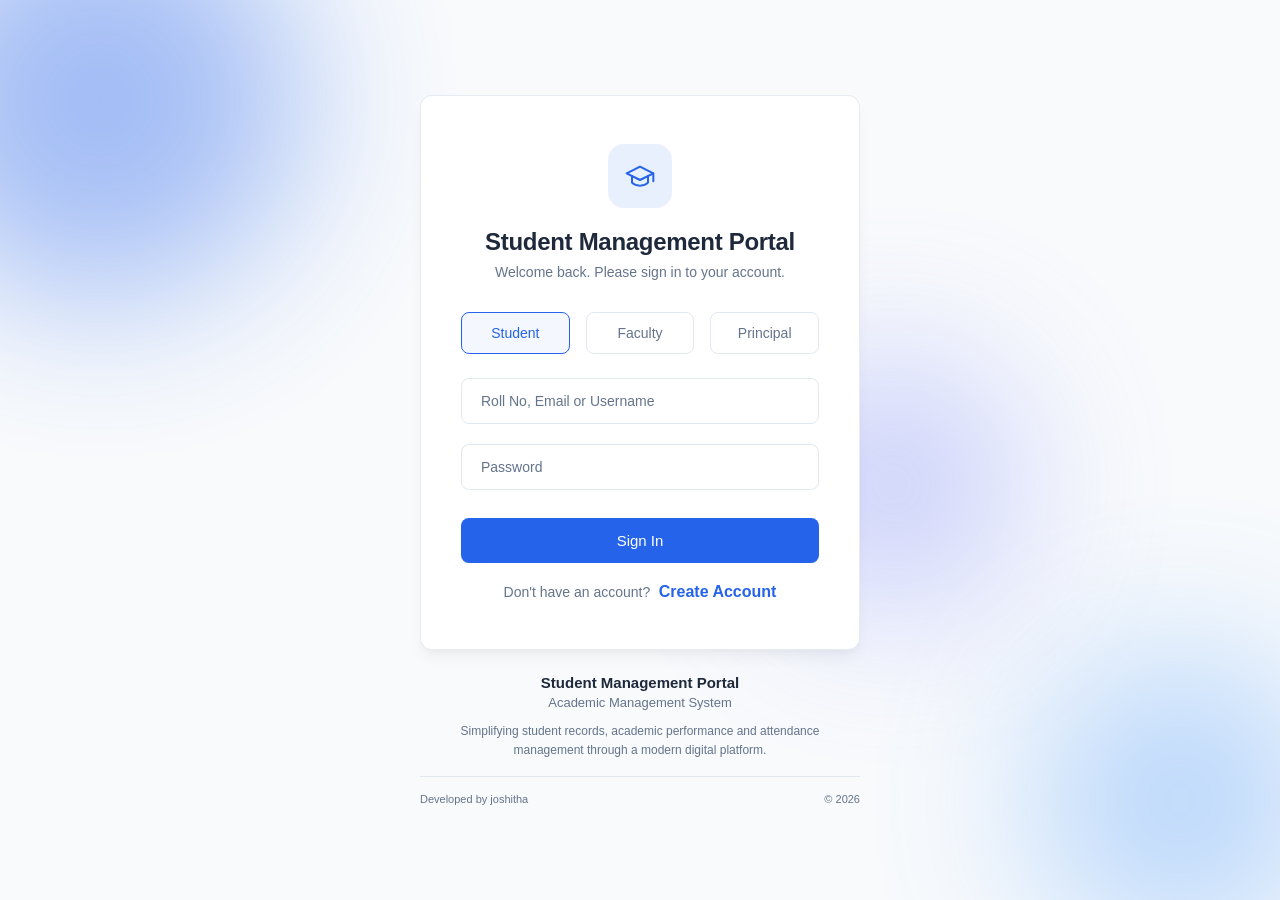
<file: frontend/index.html>
<!DOCTYPE html>
<html lang="en">
<head>
    <meta charset="UTF-8">
    <meta name="viewport" content="width=device-width, initial-scale=1.0">
    <title>Student Management Portal</title>
    <link rel="stylesheet" href="css/login.css">
</head>
<body>
    <div class="background-shapes">
        <div class="shape shape-1"></div>
        <div class="shape shape-2"></div>
        <div class="shape shape-3"></div>
    </div>

    <div class="page-wrapper">
        <div class="login-container">
            <div class="login-card">
                <div class="login-header">
                    <div class="icon-cap">
                        <svg viewBox="0 0 24 24" fill="none" stroke="currentColor" stroke-width="1.5" stroke-linecap="round" stroke-linejoin="round">
                            <path d="M22 10v6M2 10l10-5 10 5-10 5z" />
                            <path d="M6 12v5c3 3 9 3 12 0v-5" />
                        </svg>
                    </div>
                    <h1>Student Management Portal</h1>
                    <p>Welcome back. Please sign in to your account.</p>
                </div>
                
                <form id="loginForm" novalidate>
                    <div class="error-banner" id="serverError" style="display: none;"></div>
                    
                    <div class="role-selection">
                        <label class="radio-label">
                            <input type="radio" name="role" value="student" checked>
                            <span class="radio-custom"></span>
                            <span class="radio-text">Student</span>
                        </label>
                        <label class="radio-label">
                            <input type="radio" name="role" value="faculty">
                            <span class="radio-custom"></span>
                            <span class="radio-text">Faculty</span>
                        </label>
                        <label class="radio-label">
                            <input type="radio" name="role" value="principal">
                            <span class="radio-custom"></span>
                            <span class="radio-text">Principal</span>
                        </label>
                    </div>

                    <div class="form-group floating">
                        <input type="text" id="username" name="username" placeholder=" ">
                        <label for="username">Roll No, Email or Username</label>
                        <span class="inline-error" id="usernameError" style="display: none;">Username cannot be empty</span>
                    </div>

                    <div class="form-group floating">
                        <input type="password" id="password" name="password" placeholder=" ">
                        <label for="password">Password</label>
                        <span class="inline-error" id="passwordError" style="display: none;">Password cannot be empty</span>
                    </div>

                    <button type="submit" id="loginBtn" class="btn-primary">
                        <span id="btnText">Sign In</span>
                        <div class="loader" id="btnLoader" style="display: none;"></div>
                    </button>
                    
                    <div class="register-link" style="text-align: center; margin-top: 20px;">
                        <span style="color: var(--text-muted); font-size: 14px;">Don't have an account?</span>
                        <a href="#" id="showRegisterBtn" style="color: var(--primary); font-weight: 600; text-decoration: none; margin-left: 4px;">Create Account</a>
                    </div>
                </form>

                <form id="registerForm" class="auth-form" style="display: none;">
                    <div class="form-group floating">
                        <input type="text" id="regName" placeholder=" " required>
                        <label>Full Name</label>
                    </div>
                    <div class="form-group floating">
                        <input type="text" id="regRollNo" placeholder=" " required>
                        <label>Roll Number</label>
                    </div>
                    <div class="form-group floating">
                        <input type="email" id="regEmail" placeholder=" " required>
                        <label>Email Address</label>
                    </div>
                    <div class="form-group floating">
                        <input type="text" id="regDept" placeholder=" " required>
                        <label>Department (e.g. CSE)</label>
                    </div>
                    <div class="form-group floating">
                        <input type="number" id="regYear" placeholder=" " required>
                        <label>Year</label>
                    </div>
                    <div class="form-group floating">
                        <input type="password" id="regPassword" placeholder=" " required>
                        <label>Password</label>
                    </div>
                    <div class="form-group floating">
                        <input type="password" id="regConfirmPassword" placeholder=" " required>
                        <label>Confirm Password</label>
                        <span class="inline-error" id="regPasswordError" style="display: none;">Passwords do not match</span>
                    </div>

                    <button type="submit" id="registerBtn" class="btn-primary">
                        <span id="regBtnText">Register</span>
                        <div class="loader" id="regBtnLoader" style="display: none;"></div>
                    </button>

                    <div class="register-link" style="text-align: center; margin-top: 20px;">
                        <span style="color: var(--text-muted); font-size: 14px;">Already have an account?</span>
                        <a href="#" id="showLoginBtn" style="color: var(--primary); font-weight: 600; text-decoration: none; margin-left: 4px;">Sign In</a>
                    </div>
                </form>
            </div>

            <footer class="login-footer">
                <h3>Student Management Portal</h3>
                <h4>Academic Management System</h4>
                <p>Simplifying student records, academic performance and attendance management through a modern digital platform.</p>
                <div class="footer-bottom">
                    <span>Developed by joshitha</span>
                    <span>&copy; 2026</span>
                </div>
            </footer>
        </div>
    </div>
    
    <script src="js/login.js"></script>
</body>
</html>
</file>
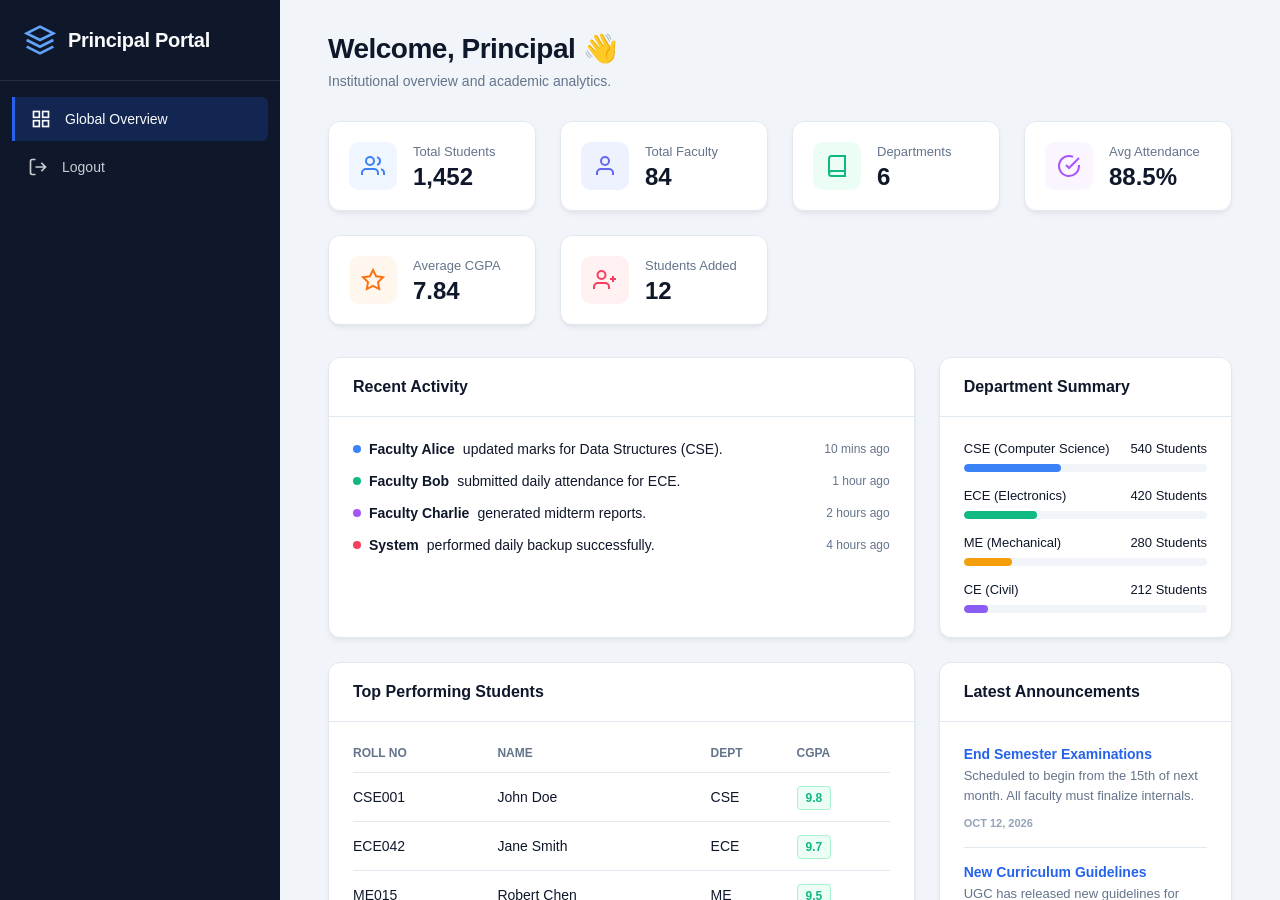
<file: frontend/principal.html>
<!DOCTYPE html>
<html lang="en">
<head>
    <meta charset="UTF-8">
    <meta name="viewport" content="width=device-width, initial-scale=1.0">
    <title>Principal Dashboard</title>
    <link rel="stylesheet" href="css/principal.css">
</head>
<body>
    <div class="layout">
        <aside class="sidebar">
            <div class="sidebar-header">
                <svg class="brand-icon" viewBox="0 0 24 24" fill="none" stroke="currentColor" stroke-width="2"><path d="M12 2L2 7l10 5 10-5-10-5zM2 17l10 5 10-5M2 12l10 5 10-5"/></svg>
                <h2>Principal Portal</h2>
            </div>
            <nav class="sidebar-nav">
                <ul>
                    <li><a href="#" class="active">
                        <svg viewBox="0 0 24 24" fill="none" stroke="currentColor" stroke-width="2"><rect x="3" y="3" width="7" height="7"/><rect x="14" y="3" width="7" height="7"/><rect x="14" y="14" width="7" height="7"/><rect x="3" y="14" width="7" height="7"/></svg>
                        Global Overview
                    </a></li>
                    <li><a href="#" id="navLogout">
                        <svg viewBox="0 0 24 24" fill="none" stroke="currentColor" stroke-width="2"><path d="M9 21H5a2 2 0 0 1-2-2V5a2 2 0 0 1 2-2h4M16 17l5-5-5-5M21 12H9"/></svg>
                        Logout
                    </a></li>
                </ul>
            </nav>
        </aside>

        <main class="main-content">
            <header class="welcome-banner">
                <div>
                    <h1>Welcome, Principal 👋</h1>
                    <p>Institutional overview and academic analytics.</p>
                </div>
            </header>
            
            <div class="stats-grid">
                <div class="stat-card">
                    <div class="stat-icon icon-blue"><svg viewBox="0 0 24 24" fill="none" stroke="currentColor" stroke-width="2"><path d="M17 21v-2a4 4 0 0 0-4-4H5a4 4 0 0 0-4 4v2"/><circle cx="9" cy="7" r="4"/><path d="M23 21v-2a4 4 0 0 0-3-3.87"/><path d="M16 3.13a4 4 0 0 1 0 7.75"/></svg></div>
                    <div class="stat-info">
                        <h3>Total Students</h3>
                        <p class="stat-value">1,452</p>
                    </div>
                </div>
                <div class="stat-card">
                    <div class="stat-icon icon-indigo"><svg viewBox="0 0 24 24" fill="none" stroke="currentColor" stroke-width="2"><path d="M20 21v-2a4 4 0 0 0-4-4H8a4 4 0 0 0-4 4v2"/><circle cx="12" cy="7" r="4"/></svg></div>
                    <div class="stat-info">
                        <h3>Total Faculty</h3>
                        <p class="stat-value">84</p>
                    </div>
                </div>
                <div class="stat-card">
                    <div class="stat-icon icon-emerald"><svg viewBox="0 0 24 24" fill="none" stroke="currentColor" stroke-width="2"><path d="M4 19.5A2.5 2.5 0 0 1 6.5 17H20"/><path d="M6.5 2H20v20H6.5A2.5 2.5 0 0 1 4 19.5v-15A2.5 2.5 0 0 1 6.5 2z"/></svg></div>
                    <div class="stat-info">
                        <h3>Departments</h3>
                        <p class="stat-value">6</p>
                    </div>
                </div>
                <div class="stat-card">
                    <div class="stat-icon icon-purple"><svg viewBox="0 0 24 24" fill="none" stroke="currentColor" stroke-width="2"><path d="M22 11.08V12a10 10 0 1 1-5.93-9.14"/><polyline points="22 4 12 14.01 9 11.01"/></svg></div>
                    <div class="stat-info">
                        <h3>Avg Attendance</h3>
                        <p class="stat-value">88.5%</p>
                    </div>
                </div>
                <div class="stat-card">
                    <div class="stat-icon icon-orange"><svg viewBox="0 0 24 24" fill="none" stroke="currentColor" stroke-width="2"><polygon points="12 2 15.09 8.26 22 9.27 17 14.14 18.18 21.02 12 17.77 5.82 21.02 7 14.14 2 9.27 8.91 8.26 12 2"/></svg></div>
                    <div class="stat-info">
                        <h3>Average CGPA</h3>
                        <p class="stat-value">7.84</p>
                    </div>
                </div>
                <div class="stat-card">
                    <div class="stat-icon icon-rose"><svg viewBox="0 0 24 24" fill="none" stroke="currentColor" stroke-width="2"><path d="M16 21v-2a4 4 0 0 0-4-4H5a4 4 0 0 0-4 4v2"/><circle cx="8.5" cy="7" r="4"/><line x1="20" y1="8" x2="20" y2="14"/><line x1="23" y1="11" x2="17" y2="11"/></svg></div>
                    <div class="stat-info">
                        <h3>Students Added</h3>
                        <p class="stat-value">12</p>
                    </div>
                </div>
            </div>

            <div class="dashboard-content">
                <div class="card recent-activity">
                    <div class="card-header">
                        <h3>Recent Activity</h3>
                    </div>
                    <div class="card-body">
                        <ul class="activity-list">
                            <li><span class="dot dot-blue"></span> <strong>Faculty Alice</strong> updated marks for Data Structures (CSE). <span class="time">10 mins ago</span></li>
                            <li><span class="dot dot-emerald"></span> <strong>Faculty Bob</strong> submitted daily attendance for ECE. <span class="time">1 hour ago</span></li>
                            <li><span class="dot dot-purple"></span> <strong>Faculty Charlie</strong> generated midterm reports. <span class="time">2 hours ago</span></li>
                            <li><span class="dot dot-rose"></span> <strong>System</strong> performed daily backup successfully. <span class="time">4 hours ago</span></li>
                        </ul>
                    </div>
                </div>

                <div class="card dept-summary">
                    <div class="card-header">
                        <h3>Department Summary</h3>
                    </div>
                    <div class="card-body">
                        <div class="dept-progress">
                            <div class="dept-info"><span>CSE (Computer Science)</span> <span>540 Students</span></div>
                            <div class="progress-bg"><div class="progress-fill" style="width: 40%; background: #3B82F6;"></div></div>
                        </div>
                        <div class="dept-progress">
                            <div class="dept-info"><span>ECE (Electronics)</span> <span>420 Students</span></div>
                            <div class="progress-bg"><div class="progress-fill" style="width: 30%; background: #10B981;"></div></div>
                        </div>
                        <div class="dept-progress">
                            <div class="dept-info"><span>ME (Mechanical)</span> <span>280 Students</span></div>
                            <div class="progress-bg"><div class="progress-fill" style="width: 20%; background: #F59E0B;"></div></div>
                        </div>
                        <div class="dept-progress">
                            <div class="dept-info"><span>CE (Civil)</span> <span>212 Students</span></div>
                            <div class="progress-bg"><div class="progress-fill" style="width: 10%; background: #8B5CF6;"></div></div>
                        </div>
                    </div>
                </div>

                <div class="card top-performers">
                    <div class="card-header">
                        <h3>Top Performing Students</h3>
                    </div>
                    <div class="card-body">
                        <table class="simple-table">
                            <thead><tr><th>Roll No</th><th>Name</th><th>Dept</th><th>CGPA</th></tr></thead>
                            <tbody>
                                <tr><td>CSE001</td><td>John Doe</td><td>CSE</td><td><span class="badge badge-success">9.8</span></td></tr>
                                <tr><td>ECE042</td><td>Jane Smith</td><td>ECE</td><td><span class="badge badge-success">9.7</span></td></tr>
                                <tr><td>ME015</td><td>Robert Chen</td><td>ME</td><td><span class="badge badge-success">9.5</span></td></tr>
                            </tbody>
                        </table>
                    </div>
                </div>

                <div class="card announcements">
                    <div class="card-header">
                        <h3>Latest Announcements</h3>
                    </div>
                    <div class="card-body">
                        <div class="announcement-item">
                            <h4>End Semester Examinations</h4>
                            <p>Scheduled to begin from the 15th of next month. All faculty must finalize internals.</p>
                            <span class="date">Oct 12, 2026</span>
                        </div>
                        <div class="announcement-item">
                            <h4>New Curriculum Guidelines</h4>
                            <p>UGC has released new guidelines for credit distribution starting next academic year.</p>
                            <span class="date">Oct 10, 2026</span>
                        </div>
                    </div>
                </div>

                <div class="card upcoming-events">
                    <div class="card-header">
                        <h3>Upcoming Events & Recent Logins</h3>
                    </div>
                    <div class="card-body">
                        <ul class="activity-list">
                            <li><strong>Event:</strong> Tech Symposium 2026 <span class="time">Next Week</span></li>
                            <li><strong>Event:</strong> Faculty Development Program <span class="time">In 2 weeks</span></li>
                            <li style="border-top: 1px solid var(--border); padding-top: 8px;"><strong>Login:</strong> Alice (Faculty) <span class="time">5 mins ago</span></li>
                            <li><strong>Login:</strong> Bob (Faculty) <span class="time">12 mins ago</span></li>
                        </ul>
                    </div>
                </div>

                <div class="card quick-actions">
                    <div class="card-header">
                        <h3>Quick Actions</h3>
                    </div>
                    <div class="card-body" style="display: flex; flex-direction: column; gap: 8px;">
                        <button class="btn-primary" style="padding: 10px; border-radius: 6px; border: none; background: var(--primary); color: white; cursor: pointer;">Generate Academic Report</button>
                        <button class="btn-secondary" style="padding: 10px; border-radius: 6px; border: 1px solid var(--border); background: white; cursor: pointer;">Manage Faculties</button>
                        <button class="btn-secondary" style="padding: 10px; border-radius: 6px; border: 1px solid var(--border); background: white; cursor: pointer;">System Settings</button>
                    </div>
                </div>
            </div>
        </main>
    </div>
    
    <script>
        document.getElementById('navLogout').addEventListener('click', (e) => {
            e.preventDefault();
            localStorage.clear();
            window.location.href = '/index.html';
        });
    </script>
</body>
</html>
</file>
<file: frontend/css/login.css>
/* Microsoft Fluent / Modern SaaS Login Styles */
:root {
    --primary: #2563EB;
    --primary-hover: #1E40AF;
    --bg-main: #F8FAFC;
    --card-bg: #FFFFFF;
    --text-dark: #1E293B;
    --text-muted: #64748B;
    --border: #E2E8F0;
    --error: #EF4444;
    --success: #10B981;
    --shadow-soft: 0 4px 6px -1px rgba(0, 0, 0, 0.05), 0 2px 4px -1px rgba(0, 0, 0, 0.03);
    --shadow-md: 0 10px 15px -3px rgba(0, 0, 0, 0.05), 0 4px 6px -2px rgba(0, 0, 0, 0.025);
}

* { box-sizing: border-box; margin: 0; padding: 0; font-family: "Segoe UI", -apple-system, BlinkMacSystemFont, Roboto, Arial, sans-serif; }

body {
    background-color: var(--bg-main);
    color: var(--text-dark);
    min-height: 100vh;
    position: relative;
    overflow-x: hidden;
    display: flex;
    justify-content: center;
    align-items: center;
}

/* Abstract Background Shapes */
.background-shapes {
    position: absolute;
    top: 0; left: 0; right: 0; bottom: 0;
    z-index: 0;
    overflow: hidden;
}
.shape {
    position: absolute;
    border-radius: 50%;
    filter: blur(80px);
    opacity: 0.4;
    animation: float 10s infinite alternate ease-in-out;
}
.shape-1 {
    width: 400px; height: 400px;
    background: #2563EB;
    top: -100px; left: -100px;
}
.shape-2 {
    width: 300px; height: 300px;
    background: #60A5FA;
    bottom: -50px; right: -50px;
    animation-delay: -5s;
}
.shape-3 {
    width: 250px; height: 250px;
    background: #818CF8;
    top: 40%; left: 60%;
    animation-delay: -2s;
}
@keyframes float {
    0% { transform: translate(0, 0); }
    100% { transform: translate(30px, 50px); }
}

/* Page Wrapper */
.page-wrapper {
    position: relative;
    z-index: 10;
    width: 100%;
    padding: 20px;
    display: flex;
    justify-content: center;
}

.login-container {
    width: 100%;
    max-width: 440px;
    animation: fadeUp 0.6s cubic-bezier(0.16, 1, 0.3, 1);
}

@keyframes fadeUp {
    from { opacity: 0; transform: translateY(20px); }
    to { opacity: 1; transform: translateY(0); }
}

/* Centered Login Card */
.login-card {
    background: var(--card-bg);
    border-radius: 12px;
    padding: 48px 40px;
    box-shadow: var(--shadow-md);
    border: 1px solid rgba(226, 232, 240, 0.8);
    margin-bottom: 24px;
}

.login-header {
    text-align: center;
    margin-bottom: 32px;
}

.icon-cap {
    width: 64px;
    height: 64px;
    margin: 0 auto 20px;
    background: rgba(37, 99, 235, 0.1);
    border-radius: 16px;
    display: flex;
    align-items: center;
    justify-content: center;
}

.icon-cap svg {
    width: 32px; height: 32px;
    color: var(--primary);
}

.login-header h1 {
    font-size: 24px;
    font-weight: 600;
    color: var(--text-dark);
    margin-bottom: 8px;
    letter-spacing: -0.3px;
}

.login-header p {
    font-size: 14px;
    color: var(--text-muted);
}

/* Radio Buttons */
.role-selection {
    display: flex;
    gap: 16px;
    margin-bottom: 24px;
}

.radio-label {
    flex: 1;
    display: flex;
    align-items: center;
    justify-content: center;
    padding: 12px;
    border: 1px solid var(--border);
    border-radius: 8px;
    cursor: pointer;
    position: relative;
    transition: all 0.2s ease;
}

.radio-label input {
    position: absolute; opacity: 0;
}

.radio-text {
    font-size: 14px;
    font-weight: 500;
    color: var(--text-muted);
    transition: color 0.2s ease;
}

.radio-label:has(input:checked) {
    border-color: var(--primary);
    background: rgba(37, 99, 235, 0.05);
}

.radio-label:has(input:checked) .radio-text {
    color: var(--primary);
}

/* Floating Inputs */
.form-group.floating {
    position: relative;
    margin-bottom: 20px;
}

.form-group.floating input {
    width: 100%;
    padding: 14px 16px;
    border: 1px solid var(--border);
    border-radius: 8px;
    font-size: 14px;
    color: var(--text-dark);
    background: transparent;
    transition: border-color 0.2s, box-shadow 0.2s;
}

.form-group.floating label {
    position: absolute;
    top: 50%; left: 16px;
    transform: translateY(-50%);
    font-size: 14px;
    color: var(--text-muted);
    background: var(--card-bg);
    padding: 0 4px;
    pointer-events: none;
    transition: all 0.2s ease-out;
}

.form-group.floating input:focus,
.form-group.floating input:not(:placeholder-shown) {
    outline: none;
    border-color: var(--primary);
}

.form-group.floating input:focus ~ label,
.form-group.floating input:not(:placeholder-shown) ~ label {
    top: 0; font-size: 12px; color: var(--primary); font-weight: 500;
}

.form-group.floating input.error-input { border-color: var(--error); }
.inline-error { color: var(--error); font-size: 12px; margin-top: 4px; display: block; }
.error-banner { background: #FEF2F2; color: var(--error); padding: 12px; border-radius: 6px; font-size: 13px; margin-bottom: 20px; border: 1px solid #FCA5A5; text-align: center; }

/* Buttons */
.btn-primary {
    width: 100%;
    padding: 14px;
    background-color: var(--primary);
    color: white;
    border: none;
    border-radius: 8px;
    font-size: 15px;
    font-weight: 500;
    cursor: pointer;
    transition: all 0.2s ease;
    margin-top: 8px;
}

.btn-primary:hover:not(:disabled) {
    background-color: var(--primary-hover);
}

.btn-primary:active:not(:disabled) {
    transform: scale(0.98);
}

.btn-primary:disabled {
    background-color: #93C5FD;
    cursor: not-allowed;
}

/* Footer */
.login-footer {
    text-align: center;
    color: var(--text-muted);
    animation: fadeUp 0.8s cubic-bezier(0.16, 1, 0.3, 1);
}

.login-footer h3 {
    font-size: 15px;
    font-weight: 600;
    color: var(--text-dark);
    margin-bottom: 4px;
}

.login-footer h4 {
    font-size: 13px;
    font-weight: 500;
    margin-bottom: 12px;
}

.login-footer p {
    font-size: 12px;
    line-height: 1.6;
    margin-bottom: 16px;
    max-width: 380px;
    margin-left: auto;
    margin-right: auto;
}

.footer-bottom {
    display: flex;
    justify-content: space-between;
    font-size: 11px;
    border-top: 1px solid var(--border);
    padding-top: 16px;
}

/* Responsive */
@media (max-width: 480px) {
    .login-card { padding: 32px 24px; }
}
</file>
<file: frontend/css/principal.css>
/* Microsoft Fluent Design / Azure Portal Inspired Principal CSS */
:root {
    --primary: #2563EB;
    --sidebar-bg: #0F172A;
    --sidebar-hover: #1E293B;
    --sidebar-active: #2563EB;
    --sidebar-text: #F8FAFC;
    --bg-main: #F1F5F9;
    --card-bg: #FFFFFF;
    --text-dark: #0F172A;
    --text-muted: #64748B;
    --border: #E2E8F0;
    --shadow-soft: 0 4px 6px -1px rgba(0, 0, 0, 0.05), 0 2px 4px -1px rgba(0, 0, 0, 0.03);
    --shadow-md: 0 10px 15px -3px rgba(0, 0, 0, 0.05), 0 4px 6px -2px rgba(0, 0, 0, 0.025);
}

* { box-sizing: border-box; margin: 0; padding: 0; font-family: "Segoe UI", -apple-system, sans-serif; }

body { background-color: var(--bg-main); color: var(--text-dark); }

.layout { display: flex; min-height: 100vh; overflow: hidden; }

/* Sidebar */
.sidebar { width: 280px; background-color: var(--sidebar-bg); color: var(--sidebar-text); display: flex; flex-direction: column; z-index: 10; flex-shrink: 0; }
.sidebar-header { padding: 24px; display: flex; align-items: center; gap: 12px; border-bottom: 1px solid rgba(255, 255, 255, 0.1); }
.brand-icon { width: 32px; height: 32px; color: #60A5FA; }
.sidebar-header h2 { font-size: 20px; font-weight: 600; letter-spacing: -0.3px; }

.sidebar-nav { padding: 16px 12px; flex: 1; overflow-y: auto; }
.sidebar-nav ul { list-style: none; }
.sidebar-nav li { margin-bottom: 4px; }
.sidebar-nav a { display: flex; align-items: center; gap: 14px; padding: 12px 16px; color: rgba(248, 250, 252, 0.8); text-decoration: none; border-radius: 6px; font-size: 14px; font-weight: 500; transition: all 0.2s ease; }
.sidebar-nav a svg { width: 20px; height: 20px; transition: transform 0.2s; }
.sidebar-nav a:hover { background-color: var(--sidebar-hover); color: var(--sidebar-text); }
.sidebar-nav a.active { background-color: rgba(37, 99, 235, 0.2); color: var(--sidebar-text); border-left: 3px solid var(--primary); border-radius: 0 6px 6px 0; }

/* Main Content */
.main-content { flex: 1; display: flex; flex-direction: column; height: 100vh; overflow-y: auto; padding: 32px 48px; scroll-behavior: smooth; animation: fadeUp 0.4s cubic-bezier(0.16, 1, 0.3, 1); }

@keyframes fadeUp {
    from { opacity: 0; transform: translateY(15px); }
    to { opacity: 1; transform: translateY(0); }
}

/* Headers */
.welcome-banner { margin-bottom: 32px; display: flex; justify-content: space-between; align-items: flex-end; }
.welcome-banner h1 { font-size: 28px; font-weight: 600; color: var(--text-dark); margin-bottom: 8px; letter-spacing: -0.5px; }
.welcome-banner p { font-size: 14px; color: var(--text-muted); }

/* Dashboard Widgets */
.stats-grid { display: grid; grid-template-columns: repeat(auto-fit, minmax(200px, 1fr)); gap: 24px; margin-bottom: 32px; }
.stat-card { background: var(--card-bg); padding: 20px; border-radius: 12px; box-shadow: var(--shadow-soft); border: 1px solid var(--border); display: flex; align-items: center; gap: 16px; transition: all 0.2s ease; }
.stat-card:hover { box-shadow: var(--shadow-md); transform: translateY(-2px); }
.stat-icon { width: 48px; height: 48px; border-radius: 10px; display: flex; justify-content: center; align-items: center; }
.stat-icon svg { width: 24px; height: 24px; }
.icon-blue { background: #EFF6FF; color: #3B82F6; }
.icon-indigo { background: #EEF2FF; color: #6366F1; }
.icon-emerald { background: #ECFDF5; color: #10B981; }
.icon-purple { background: #FAF5FF; color: #A855F7; }
.icon-orange { background: #FFF7ED; color: #F97316; }
.icon-rose { background: #FFF1F2; color: #F43F5E; }

.stat-info h3 { color: var(--text-muted); font-size: 13px; font-weight: 500; margin-bottom: 6px; }
.stat-value { font-size: 24px; font-weight: 700; color: var(--text-dark); line-height: 1; }

/* Dashboard Content */
.dashboard-content { display: grid; grid-template-columns: 2fr 1fr; gap: 24px; }

.card { background: var(--card-bg); border-radius: 12px; box-shadow: var(--shadow-soft); border: 1px solid var(--border); display: flex; flex-direction: column; }
.card-header { padding: 20px 24px; border-bottom: 1px solid var(--border); }
.card-header h3 { color: var(--text-dark); font-size: 16px; font-weight: 600; }
.card-body { padding: 24px; flex: 1; }

/* Activity List */
.activity-list { list-style: none; display: flex; flex-direction: column; gap: 16px; }
.activity-list li { display: flex; align-items: center; font-size: 14px; gap: 8px; }
.dot { width: 8px; height: 8px; border-radius: 50%; flex-shrink: 0; }
.dot-blue { background: #3B82F6; }
.dot-emerald { background: #10B981; }
.dot-purple { background: #A855F7; }
.dot-rose { background: #F43F5E; }
.activity-list li strong { color: var(--text-dark); font-weight: 600; }
.time { margin-left: auto; font-size: 12px; color: var(--text-muted); }

/* Dept Summary */
.dept-progress { margin-bottom: 16px; }
.dept-progress:last-child { margin-bottom: 0; }
.dept-info { display: flex; justify-content: space-between; font-size: 13px; font-weight: 500; margin-bottom: 8px; color: var(--text-dark); }
.progress-bg { width: 100%; height: 8px; background: #F1F5F9; border-radius: 4px; overflow: hidden; }
.progress-fill { height: 100%; border-radius: 4px; }

/* Simple Table */
.simple-table { width: 100%; border-collapse: collapse; text-align: left; }
.simple-table th { font-size: 12px; font-weight: 600; color: var(--text-muted); padding-bottom: 12px; border-bottom: 1px solid var(--border); text-transform: uppercase; }
.simple-table td { padding: 16px 0; font-size: 14px; border-bottom: 1px solid var(--border); color: var(--text-dark); }
.simple-table tr:last-child td { border-bottom: none; }
.badge { padding: 4px 8px; border-radius: 4px; font-size: 12px; font-weight: 600; }
.badge-success { background: #ECFDF5; color: #10B981; border: 1px solid #A7F3D0; }

/* Announcements */
.announcement-item { padding-bottom: 16px; margin-bottom: 16px; border-bottom: 1px solid var(--border); }
.announcement-item:last-child { padding-bottom: 0; margin-bottom: 0; border-bottom: none; }
.announcement-item h4 { font-size: 14px; font-weight: 600; color: var(--primary); margin-bottom: 4px; }
.announcement-item p { font-size: 13px; color: var(--text-muted); line-height: 1.5; margin-bottom: 8px; }
.announcement-item .date { font-size: 11px; font-weight: 600; color: #94A3B8; text-transform: uppercase; }

/* Responsive */
@media (max-width: 1024px) {
    .dashboard-content { grid-template-columns: 1fr; }
}
@media (max-width: 768px) {
    .layout { flex-direction: column; }
    .sidebar { width: 100%; flex: none; }
    .main-content { padding: 24px; }
}
</file>
